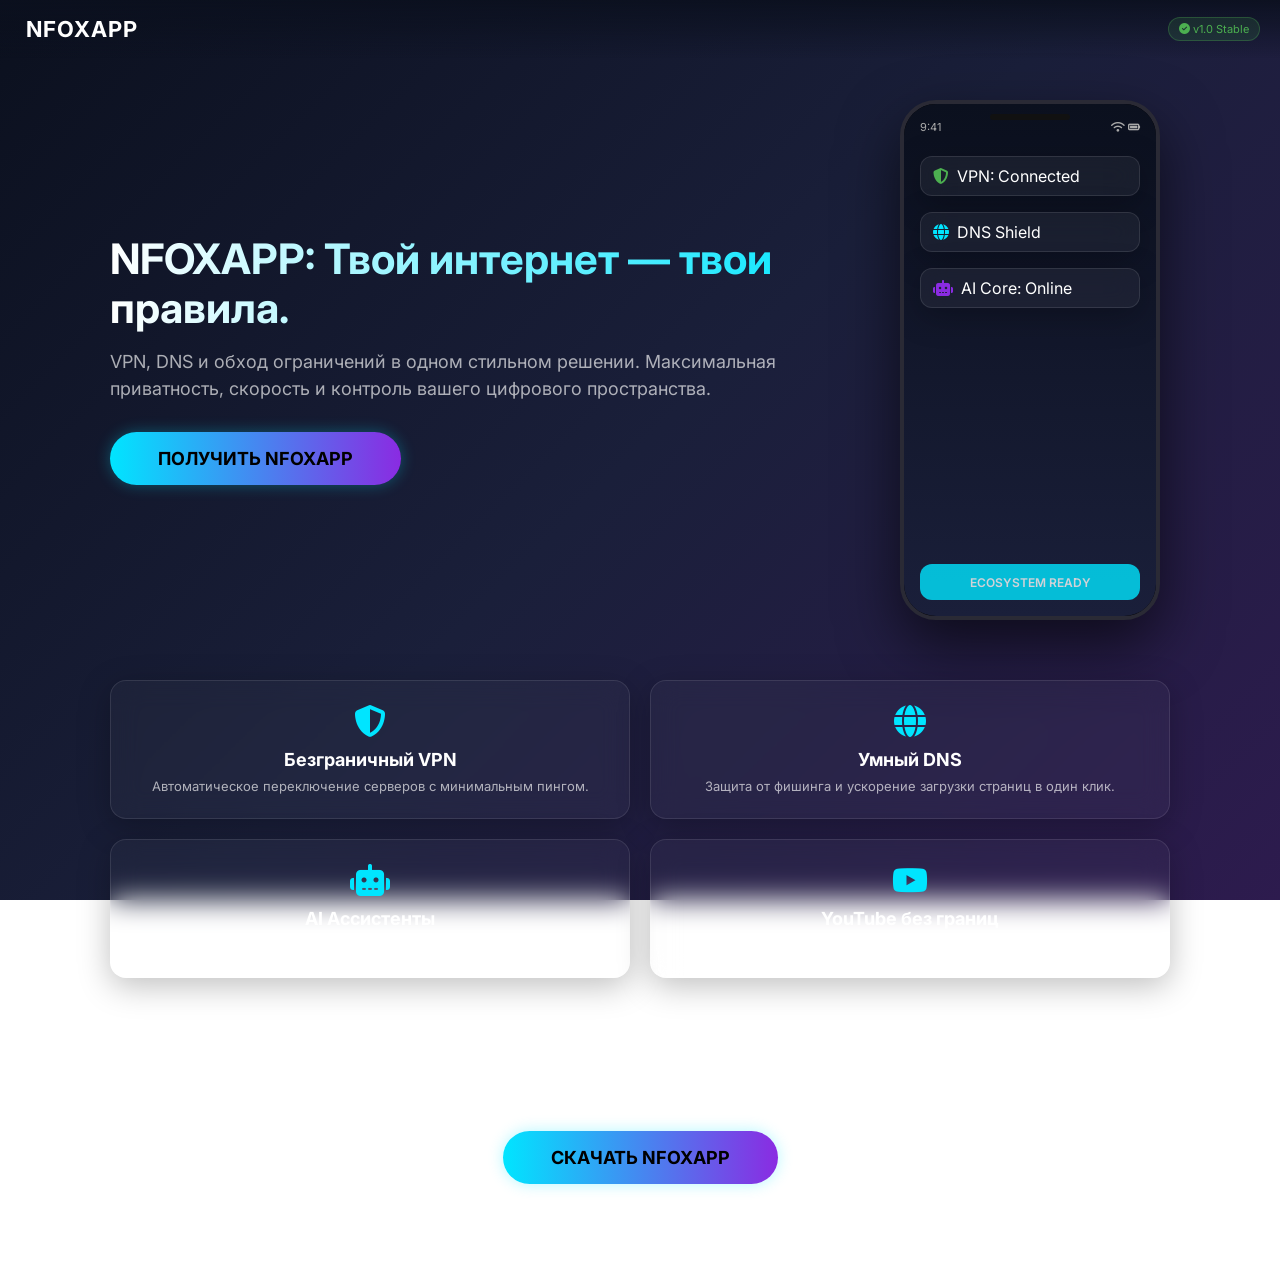
<file: index.html>
<!DOCTYPE html>
<html lang="ru">
<head>
    <meta charset="UTF-8">
    <meta name="viewport" content="width=device-width, initial-scale=1.0">
    <title>NFOXAPP | Твой интернет — твои правила</title>
    <link rel="preconnect" href="https://fonts.googleapis.com">
    <link href="https://fonts.googleapis.com/css2?family=Inter:wght@300;400;600;700&display=swap" rel="stylesheet">
    <link rel="stylesheet" href="https://cdnjs.cloudflare.com/ajax/libs/font-awesome/6.4.0/css/all.min.css">
    <style>
        :root {
            --bg-1: #0B101E; --bg-2: #1A1F3A; --bg-3: #2D1B4E;
            --glass-bg: rgba(255, 255, 255, 0.03);
            --glass-border: rgba(255, 255, 255, 0.1);
            --glass-blur: blur(14px);
            --accent-blue: #00E5FF;
            --accent-purple: #8A2BE2;
            --accent-green: #4CAF50;
            --text-main: #FFFFFF;
            --text-sec: rgba(255, 255, 255, 0.65);
            --radius: 16px;
        }
        * { box-sizing: border-box; margin: 0; padding: 0; -webkit-tap-highlight-color: transparent; }
        body {
            font-family: 'Inter', sans-serif;
            background: linear-gradient(135deg, var(--bg-1) 0%, var(--bg-2) 50%, var(--bg-3) 100%);
            background-attachment: fixed;
            color: var(--text-main);
            min-height: 100vh; overflow-x: hidden;
        }
        .glass {
            background: var(--glass-bg);
            backdrop-filter: var(--glass-blur); -webkit-backdrop-filter: var(--glass-blur);
            border: 1px solid var(--glass-border);
            border-radius: var(--radius);
            box-shadow: 0 8px 32px rgba(0,0,0,0.25);
            transition: all 0.3s ease;
        }
        header {
            position: fixed; top: 0; width: 100%; z-index: 100;
            padding: 16px 20px; display: flex; justify-content: space-between; align-items: center;
            background: linear-gradient(180deg, rgba(11,16,30,0.9) 0%, transparent 100%);
        }
        .logo { font-size: 22px; font-weight: 700; letter-spacing: 1px; }
        .badge { font-size: 11px; background: rgba(76,175,80,0.15); color: var(--accent-green); padding: 4px 10px; border-radius: 20px; border: 1px solid rgba(76,175,80,0.3); }
        main { padding: 100px 20px 40px; max-width: 1100px; margin: 0 auto; }

        /* HERO */
        .hero { display: flex; align-items: center; justify-content: space-between; gap: 40px; margin-bottom: 60px; flex-wrap: wrap; }
        .hero-text { flex: 1; min-width: 300px; }
        .hero h1 { font-size: 42px; line-height: 1.15; margin-bottom: 16px; background: linear-gradient(90deg, #fff, var(--accent-blue)); -webkit-background-clip: text; -webkit-text-fill-color: transparent; }
        .hero p { font-size: 18px; color: var(--text-sec); margin-bottom: 30px; line-height: 1.5; }
        .hero-visual { flex: 0 0 280px; display: flex; justify-content: center; }
        .phone {
            width: 260px; height: 520px; background: #000; border-radius: 36px; border: 4px solid #2A2A35;
            position: relative; overflow: hidden; box-shadow: 0 25px 60px rgba(0,0,0,0.6);
        }
        .phone-screen { width: 100%; height: 100%; background: linear-gradient(180deg, var(--bg-1), var(--bg-2)); padding: 16px; display: flex; flex-direction: column; gap: 12px; }
        .notch { position: absolute; top: 10px; left: 50%; transform: translateX(-50%); width: 80px; height: 6px; background: #111; border-radius: 10px; }
        .p-card { background: rgba(255,255,255,0.05); border: 1px solid rgba(255,255,255,0.1); border-radius: 12px; height: 40px; margin-bottom: 4px; }
        .p-btn { background: var(--accent-blue); border-radius: 12px; height: 36px; margin-top: auto; opacity: 0.8; }

        /* FEATURES GRID */
        .features-grid { display: grid; grid-template-columns: repeat(2, 1fr); gap: 20px; margin-bottom: 60px; }
        .feat-card { padding: 24px; text-align: center; cursor: default; }
        .feat-card i { font-size: 32px; margin-bottom: 12px; color: var(--accent-blue); transition: 0.3s; }
        .feat-card h3 { margin-bottom: 8px; font-size: 18px; }
        .feat-card p { font-size: 13px; color: var(--text-sec); }
        .feat-card:hover { border-color: var(--accent-purple); box-shadow: 0 0 20px rgba(138,43,226,0.25), inset 0 0 10px rgba(255,255,255,0.05); transform: translateY(-4px); }
        .feat-card:hover i { color: var(--accent-purple); text-shadow: 0 0 10px var(--accent-purple); }

        /* CTA */
        .cta-box { text-align: center; padding: 40px 20px; }
        .btn-main {
            display: inline-block; padding: 16px 48px; font-size: 18px; font-weight: 700; color: #000;
            background: linear-gradient(90deg, var(--accent-blue), var(--accent-purple));
            border-radius: 30px; text-decoration: none; box-shadow: 0 0 15px rgba(0,229,255,0.3);
            transition: 0.3s; cursor: pointer; border: none;
        }
        .btn-main:hover { transform: scale(1.04); box-shadow: 0 0 25px rgba(0,229,255,0.5); }

        /* ANIMATIONS & SCROLL REVEAL */
        .reveal { opacity: 0; transform: translateY(30px); transition: all 0.7s cubic-bezier(0.2, 0.8, 0.2, 1); }
        .reveal.active { opacity: 1; transform: translateY(0); }
        @keyframes float { 0%, 100% { transform: translateY(0); } 50% { transform: translateY(-10px); } }
        .hero-visual { animation: float 6s ease-in-out infinite; }

        @media (max-width: 768px) {
            .hero { flex-direction: column-reverse; text-align: center; }
            .hero h1 { font-size: 32px; }
            .features-grid { grid-template-columns: 1fr; }
            .phone { width: 220px; height: 440px; }
        }
    </style>
</head>
<body>
    <header class="reveal">
        <div class="logo"><i class="fa-solid fa-fox" style="color:var(--accent-blue)"></i> NFOXAPP</div>
        <span class="badge"><i class="fa-solid fa-check-circle"></i> v1.0 Stable</span>
    </header>

    <main>
        <section class="hero">
            <div class="hero-text reveal">
                <h1>NFOXAPP: Твой интернет — твои правила.</h1>
                <p>VPN, DNS и обход ограничений в одном стильном решении. Максимальная приватность, скорость и контроль вашего цифрового пространства.</p>
                <a href="download.html" class="btn-main">ПОЛУЧИТЬ NFOXAPP</a>
            </div>
            <div class="hero-visual">
                <div class="phone">
                    <div class="notch"></div>
                    <div class="phone-screen">
                        <div style="height:14px; display:flex; justify-content:space-between; color:#aaa; font-size:11px;"><span>9:41</span><span><i class="fa-solid fa-wifi"></i> <i class="fa-solid fa-battery-full"></i></span></div>
                        <div class="p-card glass" style="margin-top:10px; display:flex; align-items:center; padding:0 12px;"><i class="fa-solid fa-shield-halved" style="color:var(--accent-green); margin-right:8px;"></i> VPN: Connected</div>
                        <div class="p-card glass" style="display:flex; align-items:center; padding:0 12px;"><i class="fa-solid fa-globe" style="color:var(--accent-blue); margin-right:8px;"></i> DNS Shield</div>
                        <div class="p-card glass" style="display:flex; align-items:center; padding:0 12px;"><i class="fa-solid fa-robot" style="color:var(--accent-purple); margin-right:8px;"></i> AI Core: Online</div>
                        <div class="p-btn" style="display:flex; align-items:center; justify-content:center; font-size:12px; font-weight:600;">ECOSYSTEM READY</div>
                    </div>
                </div>
            </div>
        </section>

        <section class="features-grid">
            <div class="glass feat-card reveal">
                <i class="fa-solid fa-shield-halved"></i>
                <h3>Безграничный VPN</h3>
                <p>Автоматическое переключение серверов с минимальным пингом.</p>
            </div>
            <div class="glass feat-card reveal">
                <i class="fa-solid fa-globe"></i>
                <h3>Умный DNS</h3>
                <p>Защита от фишинга и ускорение загрузки страниц в один клик.</p>
            </div>
            <div class="glass feat-card reveal">
                <i class="fa-solid fa-robot"></i>
                <h3>AI Ассистенты</h3>
                <p>Прямой доступ к нейросетям Qwen, Gemini и DeepSeek.</p>
            </div>
            <div class="glass feat-card reveal">
                <i class="fa-brands fa-youtube"></i>
                <h3>YouTube без границ</h3>
                <p>Фоновый сервис для обхода региональных ограничений.</p>
            </div>
        </section>

        <section class="cta-box reveal">
            <h2 style="margin-bottom: 24px;">Готов к цифровому превосходству?</h2>
            <a href="download.html" class="btn-main">СКАЧАТЬ NFOXAPP</a>
        </section>
    </main>

    <script>
        const observer = new IntersectionObserver((entries) => {
            entries.forEach(entry => entry.isIntersecting && entry.target.classList.add('active'));
        }, { threshold: 0.1 });
        document.querySelectorAll('.reveal').forEach(el => observer.observe(el));
    </script>
</body>
</file>
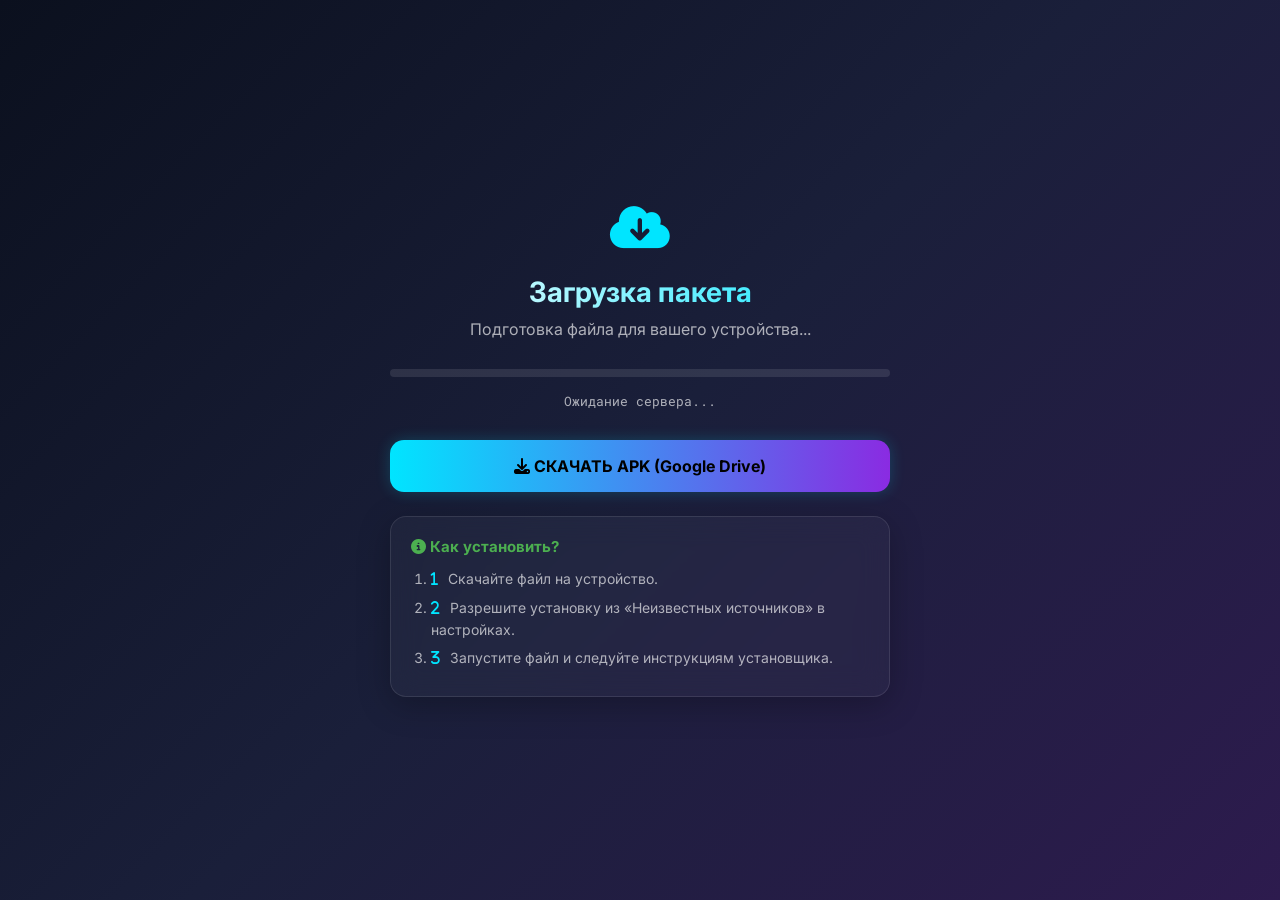
<file: download.html>
<!DOCTYPE html>
<html lang="ru">
<head>
    <meta charset="UTF-8">
    <meta name="viewport" content="width=device-width, initial-scale=1.0">
    <title>NFOXAPP | Загрузка</title>
    <link href="https://fonts.googleapis.com/css2?family=Inter:wght@300;400;600;700&family=Roboto+Mono:wght@400;500&display=swap" rel="stylesheet">
    <link rel="stylesheet" href="https://cdnjs.cloudflare.com/ajax/libs/font-awesome/6.4.0/css/all.min.css">
    <style>
        :root {
            --bg-1: #0B101E; --bg-2: #1A1F3A; --bg-3: #2D1B4E;
            --glass-bg: rgba(255, 255, 255, 0.03);
            --glass-border: rgba(255, 255, 255, 0.1);
            --glass-blur: blur(14px);
            --accent-blue: #00E5FF; --accent-purple: #8A2BE2;
            --accent-green: #4CAF50;
            --text-main: #FFFFFF; --text-sec: rgba(255, 255, 255, 0.65);
            --radius: 16px;
        }
        * { box-sizing: border-box; margin: 0; padding: 0; }
        body {
            font-family: 'Inter', sans-serif;
            background: linear-gradient(135deg, var(--bg-1) 0%, var(--bg-2) 50%, var(--bg-3) 100%);
            background-attachment: fixed; color: var(--text-main);
            min-height: 100vh; display: flex; flex-direction: column; align-items: center; justify-content: center;
            padding: 20px;
        }
        .glass {
            background: var(--glass-bg); backdrop-filter: var(--glass-blur); -webkit-backdrop-filter: var(--glass-blur);
            border: 1px solid var(--glass-border); border-radius: var(--radius);
            box-shadow: 0 8px 32px rgba(0,0,0,0.25); transition: 0.3s;
        }
        .download-container { max-width: 500px; width: 100%; text-align: center; }
        h1 { font-size: 28px; margin-bottom: 10px; background: linear-gradient(90deg, #fff, var(--accent-blue)); -webkit-background-clip: text; -webkit-text-fill-color: transparent; }
        p { color: var(--text-sec); margin-bottom: 30px; }

        /* PROGRESS BAR */
        .progress-wrap { width: 100%; height: 8px; background: rgba(255,255,255,0.1); border-radius: 4px; overflow: hidden; margin-bottom: 15px; position: relative; }
        .progress-bar { height: 100%; width: 0%; background: linear-gradient(90deg, var(--accent-blue), var(--accent-purple)); border-radius: 4px; transition: width 2.5s cubic-bezier(0.4, 0, 0.2, 1); }
        .status-text { font-size: 13px; color: var(--text-sec); font-family: 'Roboto Mono', monospace; margin-bottom: 30px; }

        /* BUTTONS & INSTRUCTIONS */
        .btn-dl {
            display: block; width: 100%; padding: 16px; font-size: 16px; font-weight: 700; color: #000;
            background: linear-gradient(90deg, var(--accent-blue), var(--accent-purple));
            border-radius: 14px; text-decoration: none; cursor: pointer; border: none; margin-bottom: 24px;
            box-shadow: 0 0 15px rgba(0,229,255,0.2); transition: 0.3s;
        }
        .btn-dl:hover { transform: translateY(-2px); box-shadow: 0 0 25px rgba(0,229,255,0.4); }
        .instructions { padding: 20px; text-align: left; }
        .instructions h3 { margin-bottom: 12px; font-size: 15px; color: var(--accent-green); }
        .instructions ol { padding-left: 20px; color: var(--text-sec); line-height: 1.6; font-size: 14px; }
        .instructions li { margin-bottom: 6px; }
        .inst-icon { color: var(--accent-blue); margin-right: 6px; }

        @keyframes fadeIn { from { opacity: 0; transform: translateY(20px); } to { opacity: 1; transform: translateY(0); } }
        .fade-in { animation: fadeIn 0.6s ease forwards; opacity: 0; }
        .delay-1 { animation-delay: 0.2s; } .delay-2 { animation-delay: 0.4s; } .delay-3 { animation-delay: 0.6s; }
    </style>
</head>
<body>
    <div class="download-container fade-in">
        <div style="margin-bottom: 24px;"><i class="fa-solid fa-cloud-arrow-down" style="font-size: 48px; color: var(--accent-blue);"></i></div>
        <h1 class="fade-in delay-1">Загрузка пакета</h1>
        <p class="fade-in delay-1">Подготовка файла для вашего устройства...</p>

        <div class="progress-wrap fade-in delay-1">
            <div class="progress-bar" id="progBar"></div>
        </div>
        <div class="status-text fade-in delay-2" id="statusText">Ожидание сервера...</div>

        <!-- 🔽 СКАЧИВАНИЕ ТОЛЬКО ПО КЛИКУ -->
        <!--
        <a href="NFOXAPP.apk" download="NFOXAPP.apk" class="btn-dl fade-in delay-2" id="dlBtn">
            <i class="fa-solid fa-download"></i> СКАЧАТЬ APK (Прямая ссылка)
        </a>
        -->
        <!-- ⏬ КНОПКА СКАЧИВАНИЯ -->
        <a href="https://drive.google.com/drive/folders/1s05_9rAG3P1tZRWhERszq83BkvzktYB9?usp=sharing" 
           class="btn-dl fade-in delay-2" 
           id="dlBtn" 
           target="_blank" 
           rel="noopener noreferrer">
            <i class="fa-solid fa-download"></i> СКАЧАТЬ APK (Google Drive)
        </a>
        
        <div class="glass instructions fade-in delay-3">
            <h3><i class="fa-solid fa-circle-info"></i> Как установить?</h3>
            <ol>
                <li><i class="inst-icon fa-solid fa-1"></i> Скачайте файл на устройство.</li>
                <li><i class="inst-icon fa-solid fa-2"></i> Разрешите установку из «Неизвестных источников» в настройках.</li>
                <li><i class="inst-icon fa-solid fa-3"></i> Запустите файл и следуйте инструкциям установщика.</li>
            </ol>
        </div>
    </div>

    <script>
        document.addEventListener('DOMContentLoaded', () => {
            const bar = document.getElementById('progBar');
            const text = document.getElementById('statusText');

            // Симуляция подготовки файла (визуальный эффект)
            setTimeout(() => {
                text.textContent = '✅ Файл скомпилирован и готов к загрузке.';
                text.style.color = '#4CAF50';
                bar.style.width = '100%';
            }, 1500);

            // ⚠️ Автоматическая загрузка УБРАНА.
            // Браузер скачает файл ТОЛЬКО при нажатии на кнопку выше.
        });
    </script>
</body>
</html>
</file>
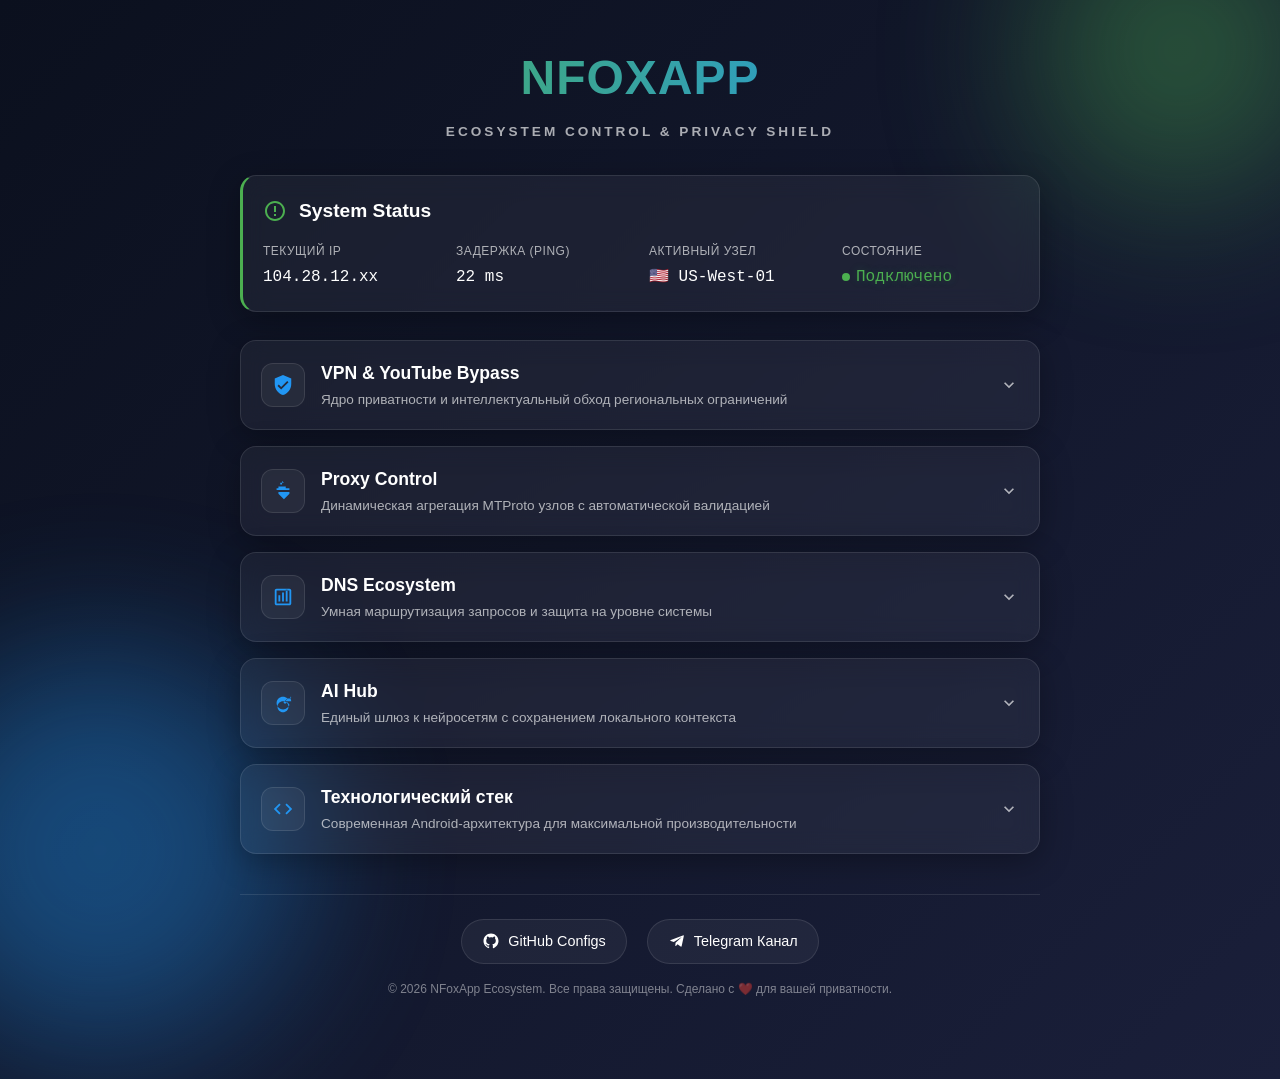
<file: infoapp.html>
<!DOCTYPE html>
<html lang="ru">
<head>
    <meta charset="UTF-8">
    <meta name="viewport" content="width=device-width, initial-scale=1.0, maximum-scale=1.0, user-scalable=no">
    <meta name="theme-color" content="#0B101E">
    <title>NFOXAPP — Справка & Архитектура</title>
    <style>
        :root {
            /* Палитра & Фон */
            --bg-gradient: linear-gradient(135deg, #0B101E 0%, #1a1f3a 100%);
            --text-primary: #ffffff;
            --text-secondary: rgba(255, 255, 255, 0.65);
            
            /* Glassmorphism */
            --glass-bg: rgba(255, 255, 255, 0.05);
            --glass-border: rgba(255, 255, 255, 0.1);
            --glass-hover: rgba(255, 255, 255, 0.08);
            --glass-blur: blur(12px);
            
            /* Акценты */
            --accent-green: #4CAF50;
            --accent-blue: #2196F3;
            --accent-glow: rgba(76, 175, 80, 0.25);
            --blue-glow: rgba(33, 150, 243, 0.25);
            
            /* Типографика & Отступы */
            --font-stack: 'Segoe UI', Roboto, -apple-system, BlinkMacSystemFont, sans-serif;
            --radius: 16px;
            --transition: all 0.4s cubic-bezier(0.4, 0, 0.2, 1);
        }

        * {
            margin: 0;
            padding: 0;
            box-sizing: border-box;
            -webkit-tap-highlight-color: transparent;
        }

        body {
            font-family: var(--font-stack);
            background: var(--bg-gradient);
            color: var(--text-primary);
            min-height: 100vh;
            line-height: 1.6;
            padding: 20px;
            padding-bottom: 80px;
            overflow-x: hidden;
        }

        /* Декоративные фоновые элементы */
        body::before, body::after {
            content: '';
            position: fixed;
            border-radius: 50%;
            filter: blur(80px);
            z-index: -1;
            opacity: 0.4;
        }
        body::before {
            width: 300px; height: 300px;
            background: var(--accent-green);
            top: -100px; right: -50px;
        }
        body::after {
            width: 400px; height: 400px;
            background: var(--accent-blue);
            bottom: -150px; left: -100px;
        }

        .container {
            max-width: 800px;
            margin: 0 auto;
        }

        /* Header */
        .app-header {
            text-align: center;
            margin-bottom: 32px;
            padding-top: 20px;
        }
        .app-title {
            font-size: clamp(2rem, 8vw, 3rem);
            font-weight: 800;
            background: linear-gradient(90deg, var(--accent-green), var(--accent-blue));
            -webkit-background-clip: text;
            background-clip: text;
            -webkit-text-fill-color: transparent;
            letter-spacing: 1px;
            margin-bottom: 4px;
        }
        .app-tagline {
            font-size: 0.85rem;
            letter-spacing: 3px;
            color: var(--text-secondary);
            text-transform: uppercase;
            font-weight: 600;
        }

        /* Glass Card Base */
        .glass-card {
            background: var(--glass-bg);
            backdrop-filter: var(--glass-blur);
            -webkit-backdrop-filter: var(--glass-blur);
            border: 1px solid var(--glass-border);
            border-radius: var(--radius);
            padding: 20px;
            box-shadow: 0 8px 32px rgba(0,0,0,0.3);
            transition: var(--transition);
        }

        /* Status Panel */
        .status-panel {
            margin-bottom: 28px;
            border-left: 3px solid var(--accent-green);
        }
        .status-panel:hover {
            transform: translateY(-3px) scale(1.01);
            box-shadow: 0 12px 40px var(--accent-glow);
            border-color: var(--accent-green);
        }
        .status-header {
            display: flex;
            align-items: center;
            gap: 12px;
            margin-bottom: 16px;
        }
        .status-header h2 {
            font-size: 1.2rem;
            font-weight: 600;
        }
        .status-icon {
            width: 24px;
            height: 24px;
            fill: var(--accent-green);
        }
        .status-grid {
            display: grid;
            grid-template-columns: repeat(auto-fit, minmax(140px, 1fr));
            gap: 16px;
        }
        .status-item {
            display: flex;
            flex-direction: column;
            gap: 4px;
        }
        .label {
            font-size: 0.75rem;
            color: var(--text-secondary);
            text-transform: uppercase;
            letter-spacing: 0.5px;
        }
        .value {
            font-size: 1rem;
            font-weight: 500;
            font-family: monospace;
            color: var(--text-primary);
        }
        .value.online {
            color: var(--accent-green);
            text-shadow: 0 0 8px var(--accent-glow);
        }
        .pulse-dot {
            display: inline-block;
            width: 8px;
            height: 8px;
            background: var(--accent-green);
            border-radius: 50%;
            margin-right: 6px;
            box-shadow: 0 0 0 0 var(--accent-green);
            animation: pulse 2s infinite;
        }
        @keyframes pulse {
            0% { box-shadow: 0 0 0 0 rgba(76, 175, 80, 0.7); }
            70% { box-shadow: 0 0 0 8px rgba(76, 175, 80, 0); }
            100% { box-shadow: 0 0 0 0 rgba(76, 175, 80, 0); }
        }

        /* Features Accordion */
        .features-list {
            display: flex;
            flex-direction: column;
            gap: 16px;
        }
        details.feature-card {
            padding: 0;
            overflow: hidden;
            cursor: pointer;
        }
        details.feature-card[open] {
            background: var(--glass-hover);
        }
        details.feature-card:hover {
            transform: translateY(-2px);
            box-shadow: 0 10px 24px rgba(0,0,0,0.25);
        }
        
        summary {
            list-style: none;
            padding: 18px 20px;
            display: flex;
            align-items: center;
            gap: 16px;
            position: relative;
        }
        summary::-webkit-details-marker { display: none; }
        
        .icon-wrap {
            width: 44px;
            height: 44px;
            border-radius: 12px;
            display: flex;
            align-items: center;
            justify-content: center;
            flex-shrink: 0;
            background: rgba(255,255,255,0.05);
            border: 1px solid var(--glass-border);
        }
        .icon-wrap svg { width: 22px; height: 22px; fill: var(--accent-blue); }
        
        .feature-info { flex: 1; }
        .feature-info h3 { font-size: 1.1rem; font-weight: 600; margin-bottom: 2px; }
        .feature-info p { font-size: 0.85rem; color: var(--text-secondary); margin: 0; }
        
        .arrow {
            width: 20px;
            height: 20px;
            fill: var(--text-secondary);
            transition: transform 0.4s ease;
        }
        details[open] .arrow { transform: rotate(180deg); fill: var(--accent-green); }

        .feature-content {
            padding: 0 20px 20px 20px;
            font-size: 0.9rem;
            color: var(--text-secondary);
            line-height: 1.7;
            opacity: 0;
            transform: translateY(-8px);
            transition: var(--transition);
            max-height: 0;
        }
        details[open] .feature-content {
            opacity: 1;
            transform: translateY(0);
            max-height: 800px;
            padding-top: 0;
        }
        .tech-tag {
            display: inline-block;
            padding: 2px 8px;
            background: rgba(33, 150, 243, 0.15);
            border: 1px solid rgba(33, 150, 243, 0.3);
            border-radius: 6px;
            color: var(--accent-blue);
            font-size: 0.7rem;
            font-weight: 600;
            margin-right: 6px;
            margin-bottom: 6px;
        }

        /* Footer */
        .app-footer {
            margin-top: 40px;
            text-align: center;
            border-top: 1px solid var(--glass-border);
            padding-top: 24px;
        }
        .footer-links {
            display: flex;
            justify-content: center;
            gap: 20px;
            flex-wrap: wrap;
            margin-bottom: 16px;
        }
        .footer-link {
            display: inline-flex;
            align-items: center;
            gap: 8px;
            padding: 10px 20px;
            background: var(--glass-bg);
            border: 1px solid var(--glass-border);
            border-radius: 50px;
            color: var(--text-primary);
            text-decoration: none;
            font-size: 0.9rem;
            font-weight: 500;
            transition: var(--transition);
        }
        .footer-link:hover {
            background: var(--glass-hover);
            border-color: var(--accent-blue);
            box-shadow: 0 4px 12px var(--blue-glow);
        }
        .footer-link svg { width: 18px; height: 18px; fill: currentColor; }
        .copyright {
            font-size: 0.75rem;
            color: var(--text-secondary);
            opacity: 0.7;
        }

        /* Mobile Optimization */
        @media (max-width: 480px) {
            body { padding: 16px; padding-bottom: 60px; }
            .status-grid { grid-template-columns: 1fr; }
            .feature-content { font-size: 0.85rem; }
            .app-title { font-size: 2rem; }
        }
    </style>
</head>
<body>

<div class="container">
    <header class="app-header">
        <h1 class="app-title">NFOXAPP</h1>
        <p class="app-tagline">ECOSYSTEM CONTROL & PRIVACY SHIELD</p>
    </header>

    <!-- System Status Simulation -->
    <section class="status-panel glass-card">
        <div class="status-header">
            <svg class="status-icon" viewBox="0 0 24 24"><path d="M12 2C6.48 2 2 6.48 2 12s4.48 10 10 10 10-4.48 10-10S17.52 2 12 2zm0 18c-4.41 0-8-3.59-8-8s3.59-8 8-8 8 3.59 8 8-3.59 8-8 8zm-1-13h2v6h-2zm0 8h2v2h-2z"/></svg>
            <h2>System Status</h2>
        </div>
        <div class="status-grid">
            <div class="status-item">
                <span class="label">Текущий IP</span>
                <span id="stat-ip" class="value">192.168.1.105</span>
            </div>
            <div class="status-item">
                <span class="label">Задержка (Ping)</span>
                <span id="stat-ping" class="value">0 ms</span>
            </div>
            <div class="status-item">
                <span class="label">Активный узел</span>
                <span id="stat-server" class="value">Auto-Select</span>
            </div>
            <div class="status-item">
                <span class="label">Состояние</span>
                <span class="value online"><span class="pulse-dot"></span>Подключено</span>
            </div>
        </div>
    </section>

    <!-- Features Accordion -->
    <div class="features-list">
        <!-- VPN & Bypass -->
        <details class="glass-card feature-card">
            <summary>
                <div class="icon-wrap">
                    <svg viewBox="0 0 24 24"><path d="M12 1L3 5v6c0 5.55 3.84 10.74 9 12 5.16-1.26 9-6.45 9-12V5l-9-4zm-2 16l-4-4 1.41-1.41L10 14.17l6.59-6.59L18 9l-8 8z"/></svg>
                </div>
                <div class="feature-info">
                    <h3>VPN & YouTube Bypass</h3>
                    <p>Ядро приватности и интеллектуальный обход региональных ограничений</p>
                </div>
                <svg class="arrow" viewBox="0 0 24 24"><path d="M7.41 8.59L12 13.17l4.59-4.58L18 10l-6 6-6-6 1.41-1.41z"/></svg>
            </summary>
            <div class="feature-content">
                <p>Система построена на нативном <code>android.net.VpnService</code> и разделена на два изолированных микросервиса:</p>
                <ul style="margin: 10px 0 10px 18px; padding: 0;">
                    <li><strong>FoxVpnService:</strong> Управляет зашифрованными туннелями (WireGuard/OpenVPN). Реализует Kill-Switch, авто-переподключение при смене сети и маршрутизацию всего трафика через защищённые узлы.</li>
                    <li><strong>YouTubeBypassService:</strong> Использует <code>addAllowedApplication()</code> для выборочного проксирования. Перенаправляет пакеты только целевых приложений (YouTube/Music), не влияя на глобальную скорость соединения.</li>
                </ul>
                <div style="margin-top: 10px;">
                    <span class="tech-tag">Foreground Service</span>
                    <span class="tech-tag">VpnService.Builder</span>
                    <span class="tech-tag">Kill-Switch</span>
                </div>
            </div>
        </details>

        <!-- Proxy Control -->
        <details class="glass-card feature-card">
            <summary>
                <div class="icon-wrap">
                    <svg viewBox="0 0 24 24"><path d="M19 15l-6 6-6-6v-2h12v2zm0-4H5V9h14v2zm-4-4h-8v2h8V5zm-2-4H9v2h2V1z"/></svg>
                </div>
                <div class="feature-info">
                    <h3>Proxy Control</h3>
                    <p>Динамическая агрегация MTProto узлов с автоматической валидацией</p>
                </div>
                <svg class="arrow" viewBox="0 0 24 24"><path d="M7.41 8.59L12 13.17l4.59-4.58L18 10l-6 6-6-6 1.41-1.41z"/></svg>
            </summary>
            <div class="feature-content">
                <p>Модуль <code>ProxyRepository</code> собирает конфигурации из внешних источников в реальном времени:</p>
                <ul style="margin: 10px 0 10px 18px; padding: 0;">
                    <li><strong>Источники:</strong> FoxDen Core & Telegram Proxy Collector. Парсинг `mtproto://` ссылок с валидацией формата.</li>
                    <li><strong>Health-Check:</strong> Асинхронный пул корутин (<code>bulkHealthCheck</code>) замеряет задержку через TCP-сокеты. Узлы сортируются по пингу, оффлайн-серверы скрываются.</li>
                    <li><strong>Кэширование:</strong> Результаты сохраняются в <code>SharedPreferences</code> с TTL 60 минут для мгновенного запуска UI.</li>
                </ul>
                <div style="margin-top: 10px;">
                    <span class="tech-tag">MTProto</span>
                    <span class="tech-tag">Concurrent Ping</span>
                    <span class="tech-tag">Local Cache</span>
                </div>
            </div>
        </details>

        <!-- DNS Ecosystem -->
        <details class="glass-card feature-card">
            <summary>
                <div class="icon-wrap">
                    <svg viewBox="0 0 24 24"><path d="M19 3H5c-1.1 0-2 .9-2 2v14c0 1.1.9 2 2 2h14c1.1 0 2-.9 2-2V5c0-1.1-.9-2-2-2zm0 16H5V5h14v14zM7 10h2v7H7zm4-3h2v10h-2zm4-3h2v13h-2z"/></svg>
                </div>
                <div class="feature-info">
                    <h3>DNS Ecosystem</h3>
                    <p>Умная маршрутизация запросов и защита на уровне системы</p>
                </div>
                <svg class="arrow" viewBox="0 0 24 24"><path d="M7.41 8.59L12 13.17l4.59-4.58L18 10l-6 6-6-6 1.41-1.41z"/></svg>
            </summary>
            <div class="feature-content">
                <p>Интеграция с <code>PrivateDns</code> API и кастомным маппером <code>DnsMapper</code>:</p>
                <ul style="margin: 10px 0 10px 18px; padding: 0;">
                    <li><strong>DoT Шифрование:</strong> DNS-over-TLS скрывает запросы от провайдера. Автоматическая ротация между Cloudflare, Google и AdGuard.</li>
                    <li><strong>Profile Mapping:</strong> Маппинг IP → Профиль (Supercell, Xbox, Gaming). Глубокая настройка через системные интенты без root-доступа.</li>
                    <li><strong>Фильтрация:</strong> Блокировка рекламных доменов и трекеров на уровне резолвера перед отправкой пакетов.</li>
                </ul>
                <div style="margin-top: 10px;">
                    <span class="tech-tag">DNS-over-TLS</span>
                    <span class="tech-tag">DnsMapper</span>
                    <span class="tech-tag">Ad-Block</span>
                </div>
            </div>
        </details>

        <!-- AI Hub -->
        <details class="glass-card feature-card">
            <summary>
                <div class="icon-wrap">
                    <svg viewBox="0 0 24 24"><path d="M21 10.12h-6.78l2.74-2.82c-2.73-2.7-7.15-2.8-9.88-.1s-2.73 7.08 0 9.76 7.15 2.7 9.88 0 2.7-2.73 0-5.46l-.64-.66-2.11 2.16-1.75-1.75 4.22-4.13h3.22c.55 0 1-.45 1-1s-.45-1-1-1zm-9 12c-3.31 0-6-2.69-6-6s2.69-6 6-6 6 2.69 6 6-2.69 6-6 6z"/></svg>
                </div>
                <div class="feature-info">
                    <h3>AI Hub</h3>
                    <p>Единый шлюз к нейросетям с сохранением локального контекста</p>
                </div>
                <svg class="arrow" viewBox="0 0 24 24"><path d="M7.41 8.59L12 13.17l4.59-4.58L18 10l-6 6-6-6 1.41-1.41z"/></svg>
            </summary>
            <div class="feature-content">
                <p>Архитектура <strong>WebView Shell</strong> объединяет Gemini, DeepSeek, Qwen, Claude 3.5 и Arena AI:</p>
                <ul style="margin: 10px 0 10px 18px; padding: 0;">
                    <li><strong>Бесшовный UI:</strong> Инъекция JS для принудительной тёмной темы и адаптации под Compose-окружение.</li>
                    <li><strong>Room Database:</strong> <code>ChatRepository</code> и <code>ChatDao</code> хранят историю сессий, метаданные и роли сообщений локально. Полная конфиденциальность без облачной синхронизации.</li>
                    <li><strong>State Flow:</strong> Реактивное обновление интерфейса через Kotlin Flow. Поддержка вложений и генерация прямых ссылок с предзаполненным промптом.</li>
                </ul>
                <div style="margin-top: 10px;">
                    <span class="tech-tag">WebView Shell</span>
                    <span class="tech-tag">Room DB</span>
                    <span class="tech-tag">Multi-Model</span>
                </div>
            </div>
        </details>

        <!-- Tech Stack -->
        <details class="glass-card feature-card">
            <summary>
                <div class="icon-wrap">
                    <svg viewBox="0 0 24 24"><path d="M9.4 16.6L4.8 12l4.6-4.6L8 6l-6 6 6 6 1.4-1.4zm5.2 0l4.6-4.6-4.6-4.6L16 6l6 6-6 6-1.4-1.4z"/></svg>
                </div>
                <div class="feature-info">
                    <h3>Технологический стек</h3>
                    <p>Современная Android-архитектура для максимальной производительности</p>
                </div>
                <svg class="arrow" viewBox="0 0 24 24"><path d="M7.41 8.59L12 13.17l4.59-4.58L18 10l-6 6-6-6 1.41-1.41z"/></svg>
            </summary>
            <div class="feature-content">
                <p>Приложение разработано с соблюдением лучших практик Android-разработки 2024-2026:</p>
                <ul style="margin: 10px 0 10px 18px; padding: 0;">
                    <li><strong>UI:</strong> 100% <em>Jetpack Compose</em>. Декларативный рендеринг, Material 3, кастомные темы с `CompositionLocal`.</li>
                    <li><strong>Сеть:</strong> <em>Retrofit + OkHttp</em> для REST-запросов, парсинг JSON/Base64 подписок, интерцепторы логирования.</li>
                    <li><strong>Асинхронность:</strong> <em>Kotlin Coroutines & Flow</em>. Управление жизненным циклом через `viewModelScope` и `LaunchedEffect`.</li>
                    <li><strong>Целевая платформа:</strong> API 34 (Android 14+), компиляция под JVM 17, оптимизация под R8/ProGuard.</li>
                </ul>
                <div style="margin-top: 10px;">
                    <span class="tech-tag">Kotlin 2.x</span>
                    <span class="tech-tag">Compose UI</span>
                    <span class="tech-tag">MVVM + Clean Arch</span>
                </div>
            </div>
        </details>
    </div>

    <!-- Footer -->
    <footer class="app-footer">
        <div class="footer-links">
            <a href="https://github.com/AvenCores/goida-vpn-configs" target="_blank" class="footer-link">
                <svg viewBox="0 0 24 24"><path d="M12 2C6.477 2 2 6.477 2 12c0 4.42 2.865 8.166 6.839 9.489.5.092.682-.217.682-.482 0-.237-.008-.866-.013-1.7-2.782.604-3.369-1.34-3.369-1.34-.454-1.156-1.11-1.463-1.11-1.463-.908-.62.069-.608.069-.608 1.003.07 1.531 1.032 1.531 1.032.892 1.529 2.341 1.087 2.91.832.092-.647.35-1.088.636-1.338-2.22-.253-4.555-1.11-4.555-4.943 0-1.091.39-1.984 1.029-2.683-.103-.253-.446-1.272.098-2.65 0 0 .84-.27 2.75 1.025A9.578 9.578 0 0112 6.844c.85.004 1.705.114 2.504.336 1.909-1.295 2.747-1.025 2.747-1.025.546 1.378.203 2.397.1 2.65.64.699 1.028 1.592 1.028 2.683 0 3.842-2.339 4.687-4.566 4.934.359.309.678.92.678 1.855 0 1.338-.012 2.419-.012 2.747 0 .268.18.579.688.48C19.138 20.161 22 16.416 22 12c0-5.523-4.477-10-10-10z"/></svg>
                GitHub Configs
            </a>
            <a href="https://t.me/nfoxapp" target="_blank" class="footer-link">
                <svg viewBox="0 0 24 24"><path d="M9.78 18.65l.28-4.28 7.68-6.92c.34-.31-.07-.46-.52-.17L7.74 13.3 3.64 12c-.88-.25-.89-.86.2-1.3l15.97-6.16c.75-.33 1.46.18 1.16 1.31l-2.72 12.8c-.2.88-.73 1.1-1.46.68l-4.03-2.96-1.92 1.86c-.2.2-.4.36-.83.36z"/></svg>
                Telegram Канал
            </a>
        </div>
        <p class="copyright">© 2026 NFoxApp Ecosystem. Все права защищены. Сделано с ❤️ для вашей приватности.</p>
    </footer>
</div>

<script>
    // Имитация живого статуса сети
    const statusData = {
        ips: ["185.193.41.xx", "104.28.12.xx", "95.173.89.xx", "176.32.55.xx"],
        servers: ["🇺🇸 US-West-01", "🇩🇪 DE-Frankfurt", "🇳🇱 NL-Amsterdam", "🇸🇬 SG-Singapore"],
        basePing: 15
    };

    function animateValue(id, start, end, duration) {
        const obj = document.getElementById(id);
        if(!obj) return;
        let startTimestamp = null;
        const step = (timestamp) => {
            if (!startTimestamp) startTimestamp = timestamp;
            const progress = Math.min((timestamp - startTimestamp) / duration, 1);
            obj.textContent = Math.floor(progress * (end - start) + start) + " ms";
            if (progress < 1) window.requestAnimationFrame(step);
        };
        window.requestAnimationFrame(step);
    }

    function updateStatus() {
        const randomIp = statusData.ips[Math.floor(Math.random() * statusData.ips.length)];
        const randomServer = statusData.servers[Math.floor(Math.random() * statusData.servers.length)];
        const ping = statusData.basePing + Math.floor(Math.random() * 45);

        document.getElementById('stat-ip').textContent = randomIp;
        document.getElementById('stat-server').textContent = randomServer;
        animateValue('stat-ping', parseInt(document.getElementById('stat-ping').textContent) || 0, ping, 400);
    }

    // Запуск симуляции каждые 3 секунды
    setInterval(updateStatus, 3000);
    updateStatus();

    // Плавное открытие только одного details (опционально, если нужно поведение аккордеона)
    document.querySelectorAll('details').forEach((detail) => {
        detail.addEventListener('toggle', (e) => {
            if (e.target.open) {
                document.querySelectorAll('details').forEach(other => {
                    if (other !== detail && other.open) other.open = false;
                });
            }
        });
    });
</script>

</body>
</html>
</file>
